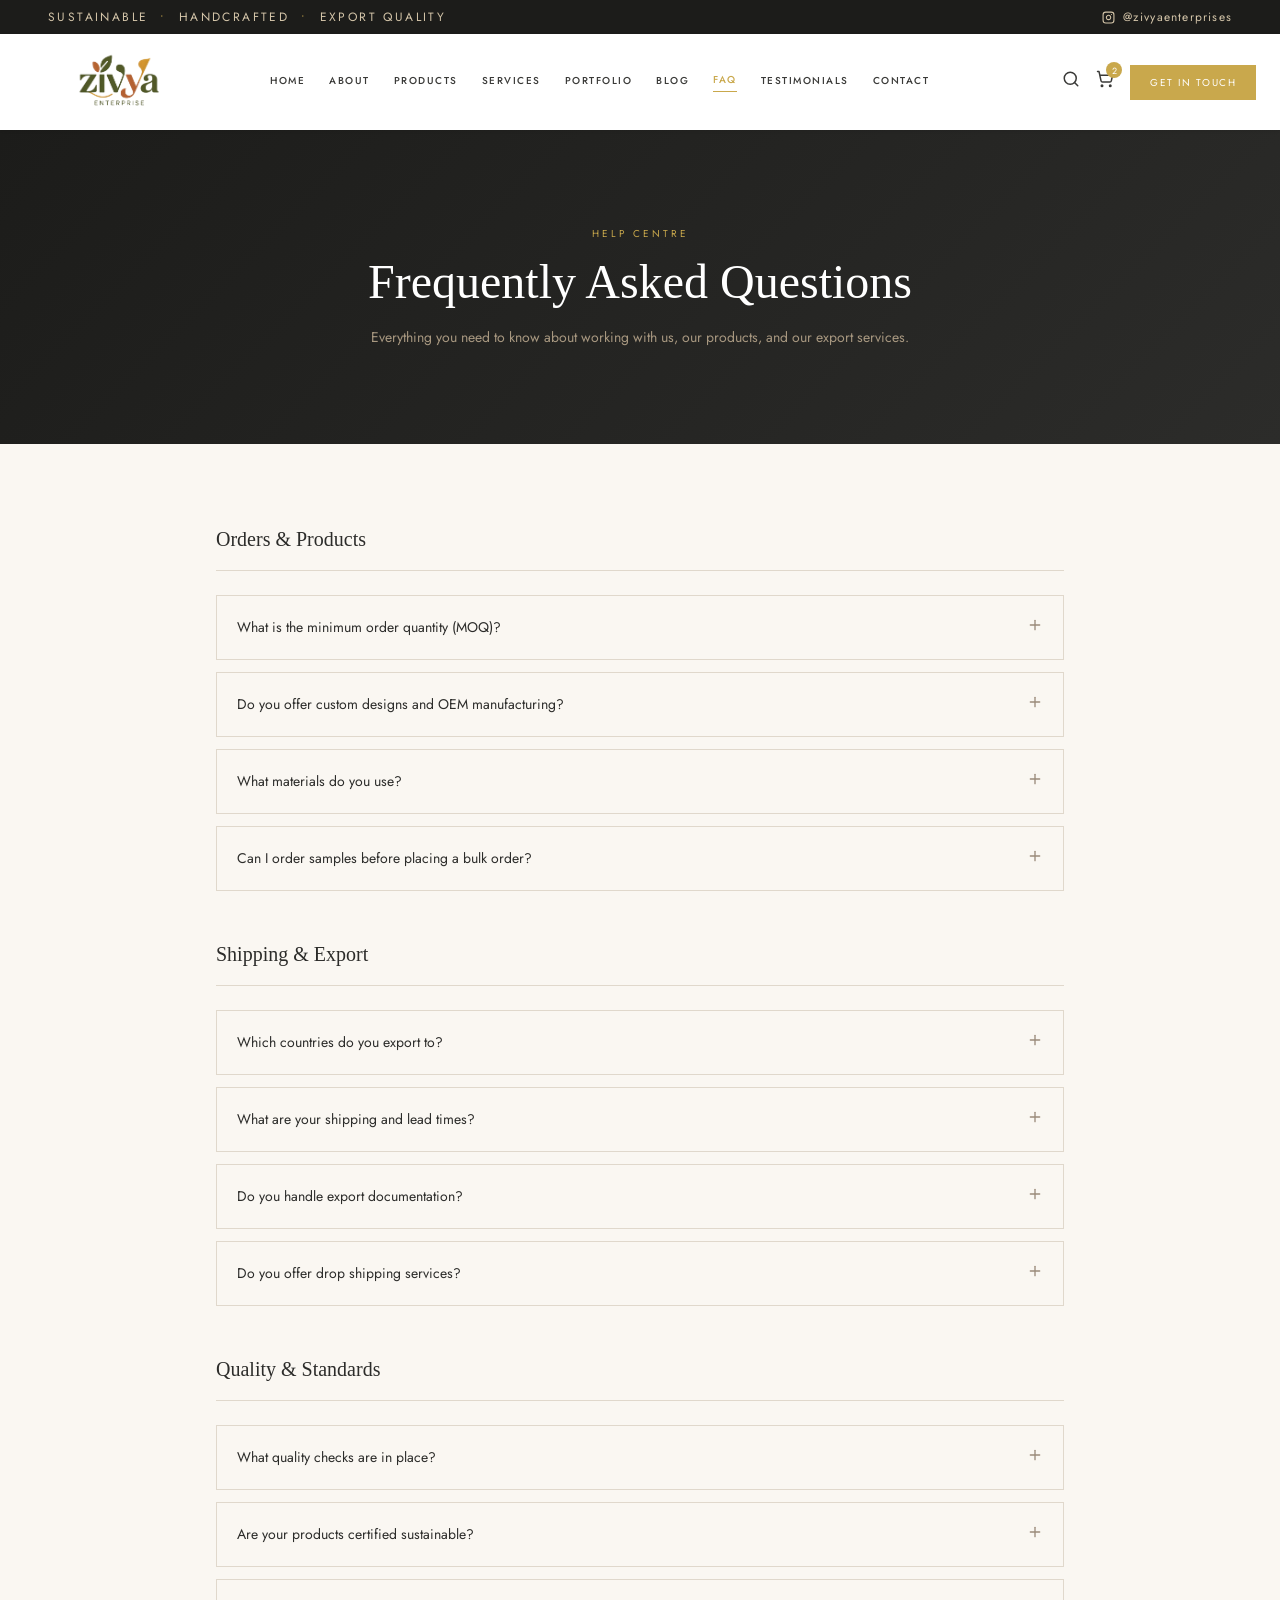
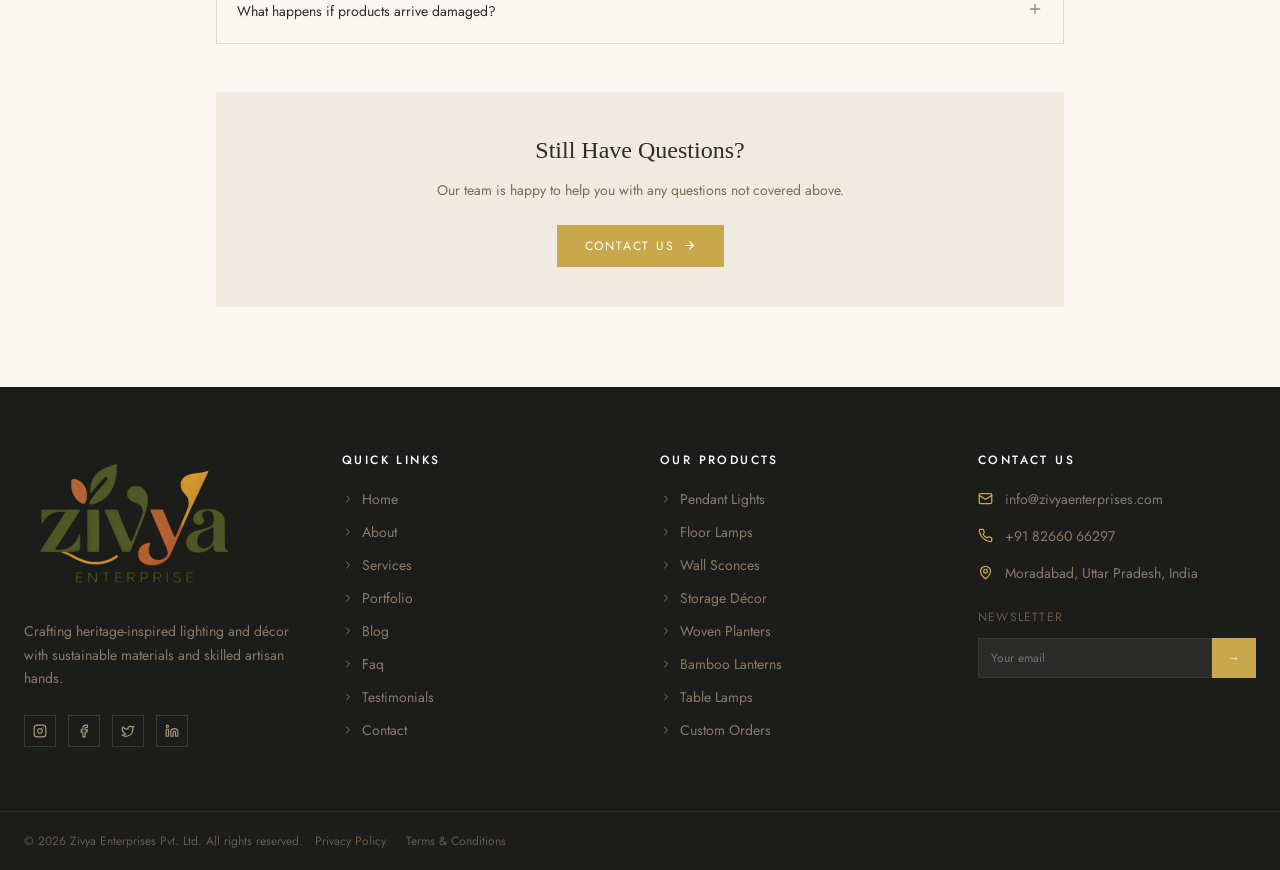
<file: faq.html>
<!DOCTYPE html>
<html lang="en">
<head>
  <meta charset="UTF-8"><meta name="viewport" content="width=device-width, initial-scale=1.0">
  <title>FAQ - Zivya Enterprises</title>
  <link rel="stylesheet" href="css/style.css"><link rel="stylesheet" href="css/pages.css">
</head>
<body data-page="faq.html">
<div id="header-placeholder"></div>
<main>
  <div class="page-header"><div class="container"><p class="page-header-tag">Help Centre</p><h1>Frequently Asked Questions</h1><p class="page-header-sub">Everything you need to know about working with us, our products, and our export services.</p></div></div>
  <section class="faq-section" id="faq-section"></section>
</main>
<div id="footer-placeholder"></div>
<script src="js/icons.js"></script><script src="js/layout.js"></script>
<script>
document.addEventListener('DOMContentLoaded',function(){
  const faqs=[
    {category:'Orders & Products',items:[
      {q:'What is the minimum order quantity (MOQ)?',a:'Our MOQ varies by product. For standard items, the MOQ starts at 50 units. For custom designs, it may start higher. Please contact us to discuss your specific requirements.'},
      {q:'Do you offer custom designs and OEM manufacturing?',a:'Yes! We specialize in custom designs and OEM production. Share your design brief or sketches and our team will develop samples for your approval before full production begins.'},
      {q:'What materials do you use?',a:'We use 100% natural, sustainably sourced materials including rattan, bamboo, jute, seagrass, and natural fibers. All materials are eco-certified and responsibly harvested.'},
      {q:'Can I order samples before placing a bulk order?',a:'Absolutely. We encourage sample orders to ensure quality and design alignment before committing to bulk production. Sample charges may apply and are adjustable against bulk orders.'}
    ]},
    {category:'Shipping & Export',items:[
      {q:'Which countries do you export to?',a:'We currently export to 20+ countries including UAE, UK, USA, Germany, Netherlands, Australia, Singapore, and more. Contact us if your country isn\'t listed.'},
      {q:'What are your shipping and lead times?',a:'Standard production lead time is 4–6 weeks. Shipping time varies by destination (typically 2–4 weeks for sea freight). We\'ll provide a full timeline estimate with your quote.'},
      {q:'Do you handle export documentation?',a:'Yes, we provide full export documentation support including commercial invoices, packing lists, certificates of origin, and customs clearance assistance.'},
      {q:'Do you offer drop shipping services?',a:'Yes, we offer direct-to-customer drop shipping for e-commerce businesses. We can pack and dispatch orders under your brand name with custom packaging.'}
    ]},
    {category:'Quality & Standards',items:[
      {q:'What quality checks are in place?',a:'All products go through a multi-stage quality inspection process including raw material checks, in-process QC, and final inspection before packaging. We adhere to international quality standards.'},
      {q:'Are your products certified sustainable?',a:'Yes, we are committed to sustainability. Our materials are eco-certified and we follow responsible sourcing practices. We can provide documentation on request.'},
      {q:'What happens if products arrive damaged?',a:'We take full responsibility for damaged goods caused by production or packaging defects. Replacement or credit will be offered after review of the claim.'}
    ]}
  ];
  let openItem=null;
  function render(){
    let html='';
    faqs.forEach(group=>{
      html+=`<div class="faq-group"><h2 style="font-family:Georgia,serif">${group.category}</h2><div class="space-y-3">`;
      group.items.forEach((item,idx)=>{
        const key=group.category+'-'+idx;
        const isOpen=openItem===key;
        html+=`<div class="faq-item${isOpen?' open':''}"><button class="faq-question" data-key="${key}"><span>${item.q}</span><span class="icon">${isOpen?icon('minus',16):icon('plus',16)}</span></button><div class="faq-answer"><p>${item.a}</p></div></div>`;
      });
      html+=`</div></div>`;
    });
    html+=`<div class="faq-still"><h3 style="font-family:Georgia,serif">Still Have Questions?</h3><p>Our team is happy to help you with any questions not covered above.</p><a href="contact.html" class="btn-gold">Contact Us ${icon('arrowRight',13)}</a></div>`;
    document.getElementById('faq-section').innerHTML=html;
    document.querySelectorAll('.faq-question').forEach(btn=>{
      btn.addEventListener('click',function(){
        const key=this.dataset.key;
        openItem=openItem===key?null:key;
        render();
      });
    });
  }
  render();
});
</script>
</body>
</html>
</file>
<file: css/style.css>
/* ===== FONTS ===== */
@import url('https://fonts.googleapis.com/css2?family=Cormorant+Garamond:ital,wght@0,300;0,400;0,500;0,600;1,300;1,400&family=Jost:wght@300;400;500;600&display=swap');

/* ===== RESET ===== */
*,
*::before,
*::after {
  box-sizing: border-box;
  margin: 0;
  padding: 0;
}

html {
  font-size: 16px;
  scroll-behavior: smooth;
}

body {
  font-family: 'Jost', 'Georgia', sans-serif;
  background: #FAF7F2;
  color: #2C2C2A;
  min-height: 100vh;
  line-height: 1.5;
  overflow-x: hidden;
  -webkit-text-size-adjust: 100%;
}

a {
  text-decoration: none;
  color: inherit;
}

ul,
ol {
  list-style: none;
}

img {
  max-width: 100%;
  display: block;
}

svg,
video,
iframe {
  max-width: 100%;
}

button,
input,
select,
textarea {
  font-family: inherit;
  font-size: inherit;
  border: none;
  outline: none;
  background: none;
}

button {
  cursor: pointer;
}

h1,
h2,
h3,
h4 {
  font-weight: 500;
}

/* ===== UTILITY ===== */
.container {
  max-width: 1280px;
  margin: 0 auto;
  padding: 0 1.5rem;
}

.text-center {
  text-align: center;
}

.flex {
  display: flex;
}

.flex-col {
  flex-direction: column;
}

.items-center {
  align-items: center;
}

.items-start {
  align-items: start;
}

.justify-center {
  justify-content: center;
}

.justify-between {
  justify-content: space-between;
}

.flex-wrap {
  flex-wrap: wrap;
}

.flex-1 {
  flex: 1;
}

.flex-shrink-0 {
  flex-shrink: 0;
}

.gap-1 {
  gap: 0.25rem;
}

.gap-2 {
  gap: 0.5rem;
}

.gap-3 {
  gap: 0.75rem;
}

.gap-4 {
  gap: 1rem;
}

.gap-5 {
  gap: 1.25rem;
}

.gap-6 {
  gap: 1.5rem;
}

.gap-7 {
  gap: 1.75rem;
}

.gap-8 {
  gap: 2rem;
}

.gap-10 {
  gap: 2.5rem;
}

.gap-14 {
  gap: 3.5rem;
}

.w-full {
  width: 100%;
}

.relative {
  position: relative;
}

.absolute {
  position: absolute;
}

.overflow-hidden {
  overflow: hidden;
}

.hidden {
  display: none;
}

.block {
  display: block;
}

.inline-block {
  display: inline-block;
}

.grid {
  display: grid;
}

.space-y-1>*+* {
  margin-top: 0.25rem;
}

.space-y-2>*+* {
  margin-top: 0.5rem;
}

.space-y-3>*+* {
  margin-top: 0.75rem;
}

.space-y-4>*+* {
  margin-top: 1rem;
}

.space-y-5>*+* {
  margin-top: 1.25rem;
}

.space-y-6>*+* {
  margin-top: 1.5rem;
}

.space-y-8>*+* {
  margin-top: 2rem;
}

.serif {
  font-family: Georgia, serif;
}

.transition-all {
  transition: all 0.3s ease;
}

.transition-colors {
  transition: color 0.3s ease, background-color 0.3s ease, border-color 0.3s ease;
}

.transition-transform {
  transition: transform 0.5s ease;
}

.transition-opacity {
  transition: opacity 0.3s ease;
}

.line-clamp-3 {
  display: -webkit-box;
  -webkit-line-clamp: 3;
  -webkit-box-orient: vertical;
  overflow: hidden;
}

/* ===== TOP BAR ===== */
.top-bar {
  background: #1C1C1A;
  color: #D4C5A9;
  padding: 0.5rem 1.5rem;
}

.top-bar .container {
  display: flex;
  align-items: center;
  justify-content: space-between;
}

.top-bar-left {
  display: flex;
  align-items: center;
  gap: 0.75rem;
  font-size: 0.75rem;
  letter-spacing: 0.2em;
  text-transform: uppercase;
}

.top-bar-dot {
  color: #C9A84C;
}

.top-bar-ig {
  display: flex;
  align-items: center;
  gap: 0.5rem;
  font-size: 0.75rem;
  letter-spacing: 0.1em;
  transition: color 0.3s;
}

.top-bar-ig:hover {
  color: #C9A84C;
}

.top-bar-ig svg {
  width: 13px;
  height: 13px;
}

@media (max-width: 520px) {
  .top-bar {
    padding: 0.5rem 1rem;
  }

  .top-bar-left {
    font-size: 0.65rem;
    letter-spacing: 0.14em;
    gap: 0.45rem;
    white-space: nowrap;
    overflow: hidden;
    text-overflow: ellipsis;
    max-width: 60%;
  }

  .top-bar-ig {
    font-size: 0.65rem;
    letter-spacing: 0.05em;
    flex-shrink: 0;
  }
}

/* ===== HEADER ===== */
.header {
  background: #fff;
  position: sticky;
  top: 0;
  z-index: 50;
  box-shadow: 0 1px 3px rgba(0, 0, 0, 0.08);
  transition: box-shadow 0.3s;
}

.header.scrolled {
  box-shadow: 0 4px 12px rgba(0, 0, 0, 0.1);
}

.header-inner {
  display: flex;
  align-items: center;
  gap: 2rem;
  padding: 1rem 1.5rem;
  max-width: 1280px;
  margin: 0 auto;
}

@media (max-width: 640px) {
  .header-inner {
    padding: 0.85rem 1rem;
    gap: 0.75rem;
  }

  .logo {
    margin-right: 0;
  }

  .logo-img {
    width: clamp(108px, 36vw, 150px);
    max-height: 54px;
  }

  .header-actions {
    gap: 0.6rem;
  }
}

/* Logo */
.logo {
  display: flex;
  align-items: center;
  margin-right: 1.5rem;
  flex-shrink: 0;
}

.logo-img {
  width: clamp(120px, 28vw, 190px);
  height: auto;
  max-height: 64px;
  object-fit: contain;
}

/* Desktop Nav */
.nav-desktop {
  display: none;
  align-items: center;
  gap: 1.5rem;
  flex: 1;
}

.nav-link {
  font-size: 10px;
  letter-spacing: 0.15em;
  font-weight: 500;
  color: #3A3A38;
  padding-bottom: 0.25rem;
  position: relative;
  transition: color 0.3s;
}

.nav-link:hover,
.nav-link.active {
  color: #C9A84C;
}

.nav-link.active {
  border-bottom: 1px solid #C9A84C;
}

/* Right Actions */
.header-actions {
  display: flex;
  align-items: center;
  gap: 1rem;
  margin-left: auto;
}

.header-btn {
  color: #3A3A38;
  transition: color 0.3s;
  position: relative;
  display: none;
}

.header-btn:hover {
  color: #C9A84C;
}

.header-btn svg {
  width: 18px;
  height: 18px;
}

.cart-badge {
  position: absolute;
  top: -8px;
  right: -8px;
  background: #C9A84C;
  color: #fff;
  font-size: 9px;
  width: 16px;
  height: 16px;
  border-radius: 50%;
  display: flex;
  align-items: center;
  justify-content: center;
}

.cta-btn {
  display: none;
  background: #C9A84C;
  color: #fff;
  font-size: 10px;
  letter-spacing: 0.15em;
  text-transform: uppercase;
  padding: 0.625rem 1.25rem;
  transition: background 0.3s;
}

.cta-btn:hover {
  background: #B8963E;
}

.hamburger {
  color: #3A3A38;
  display: block;
}

.hamburger svg {
  width: 22px;
  height: 22px;
}

/* Mobile Menu */
.mobile-menu {
  display: none;
  background: #fff;
  border-top: 1px solid #E8E0D4;
  padding: 1rem 1.5rem;
  max-height: calc(100vh - 120px);
  overflow-y: auto;
}

.mobile-menu.open {
  display: block;
}

.mobile-menu a {
  display: block;
  padding: 0.75rem 0;
  font-size: 0.875rem;
  letter-spacing: 0.1em;
  border-bottom: 1px solid #F0EAE0;
  color: #3A3A38;
}

.mobile-menu a.active {
  color: #C9A84C;
}

.mobile-cta {
  margin-top: 1rem;
  display: block;
  width: 100%;
  text-align: center;
  background: #C9A84C;
  color: #fff;
  font-size: 0.75rem;
  letter-spacing: 0.1em;
  text-transform: uppercase;
  padding: 0.75rem;
}

/* ===== FOOTER ===== */
.footer {
  background: #1C1C1A;
  color: #A89880;
}

.footer-grid {
  display: grid;
  grid-template-columns: 1fr;
  gap: 2.5rem;
  padding: 4rem 1.5rem;
  max-width: 1280px;
  margin: 0 auto;
}

.footer-brand-name {
  font-family: Georgia, serif;
  color: #fff;
  font-size: 1.125rem;
}

.footer-logo-wrap {
  display: inline-flex;
  margin-bottom: 1rem;
}

.footer-logo-img {
  width: clamp(150px, 35vw, 220px);
  height: auto;
  object-fit: contain;
}

.footer-brand-sub {
  color: #4A6741;
  font-size: 7px;
  letter-spacing: 0.25em;
  text-transform: uppercase;
}

.footer-desc {
  font-size: 0.875rem;
  line-height: 1.7;
  color: #8A7A6A;
  margin-bottom: 1.5rem;
}

.footer-socials {
  display: flex;
  gap: 0.75rem;
}

.footer-social {
  width: 32px;
  height: 32px;
  border: 1px solid #3A3830;
  display: flex;
  align-items: center;
  justify-content: center;
  transition: all 0.3s;
}

.footer-social:hover {
  border-color: #C9A84C;
  color: #C9A84C;
}

.footer-social svg {
  width: 14px;
  height: 14px;
}

.footer h4 {
  color: #fff;
  font-size: 0.75rem;
  letter-spacing: 0.2em;
  text-transform: uppercase;
  margin-bottom: 1.25rem;
}

.footer-link {
  font-size: 0.875rem;
  color: #8A7A6A;
  display: flex;
  align-items: center;
  gap: 0.5rem;
  transition: color 0.3s;
}

.footer-link:hover {
  color: #C9A84C;
}

.footer-link svg {
  width: 12px;
  height: 12px;
}

.footer-contact-item {
  display: flex;
  gap: 0.75rem;
  font-size: 0.875rem;
  color: #8A7A6A;
}

.footer-contact-item svg {
  color: #C9A84C;
  flex-shrink: 0;
  width: 15px;
  height: 15px;
  margin-top: 2px;
}

.footer-newsletter-label {
  font-size: 0.75rem;
  color: #6A5A4A;
  margin-bottom: 0.75rem;
  letter-spacing: 0.1em;
  text-transform: uppercase;
}

.footer-newsletter {
  display: flex;
}

.footer-newsletter input {
  flex: 1;
  background: #2A2A28;
  color: #fff;
  font-size: 0.75rem;
  padding: 0.625rem 0.75rem;
  border: 1px solid #3A3830;
  outline: none;
  transition: border-color 0.3s;
}

.footer-newsletter input:focus {
  border-color: #C9A84C;
}

.footer-newsletter button {
  background: #C9A84C;
  color: #fff;
  font-size: 0.75rem;
  padding: 0.625rem 1rem;
  transition: background 0.3s;
}

.footer-newsletter button:hover {
  background: #B8963E;
}

.footer-bottom {
  border-top: 1px solid #2A2A28;
}

.footer-bottom-inner {
  max-width: 1280px;
  margin: 0 auto;
  padding: 1.25rem 1.5rem;
  display: flex;
  flex-direction: column;
  align-items: center;
  gap: 0.75rem;
}

.footer-copy {
  font-size: 0.75rem;
  color: #6A5A4A;
}

.footer-legal {
  display: flex;
  gap: 1.25rem;
}

.footer-legal a {
  font-size: 0.75rem;
  color: #6A5A4A;
  transition: color 0.3s;
}

.footer-legal a:hover {
  color: #C9A84C;
}

/* ===== PAGE HEADER (shared across pages) ===== */
.page-header {
  position: relative;
  padding: 6rem 0;
  background: linear-gradient(135deg, #1C1C1A 0%, #2C2C2A 100%);
  overflow: hidden;
}

.page-header-bg {
  position: absolute;
  inset: 0;
  opacity: 0.1;
}

.page-header-bg img {
  width: 100%;
  height: 100%;
  object-fit: cover;
}

.page-header .container {
  position: relative;
  text-align: center;
}

.page-header-tag {
  color: #C9A84C;
  font-size: 10px;
  letter-spacing: 0.3em;
  text-transform: uppercase;
  margin-bottom: 0.75rem;
}

.page-header h1 {
  font-family: Georgia, serif;
  color: #fff;
  font-size: 2.5rem;
  line-height: 1.2;
  margin-bottom: 1rem;
}

.page-header-sub {
  color: #A89880;
  font-size: 0.875rem;
  max-width: 36rem;
  margin: 0 auto;
}

/* ===== BUTTONS ===== */
.btn-gold {
  background: #C9A84C;
  color: #fff;
  font-size: 0.75rem;
  letter-spacing: 0.15em;
  text-transform: uppercase;
  padding: 0.75rem 1.75rem;
  transition: background 0.3s;
  display: inline-flex;
  align-items: center;
  gap: 0.5rem;
}

.btn-gold:hover {
  background: #B8963E;
}

.btn-outline-gold {
  border: 1px solid #C9A84C;
  color: #C9A84C;
  font-size: 0.75rem;
  letter-spacing: 0.15em;
  text-transform: uppercase;
  padding: 0.75rem 1.5rem;
  transition: all 0.3s;
  display: inline-flex;
  align-items: center;
  gap: 0.5rem;
}

.btn-outline-gold:hover {
  background: #C9A84C;
  color: #fff;
}

.btn-outline-white {
  border: 1px solid rgba(255, 255, 255, 0.4);
  color: #fff;
  font-size: 0.75rem;
  letter-spacing: 0.15em;
  text-transform: uppercase;
  padding: 0.75rem 1.5rem;
  transition: all 0.3s;
  display: inline-flex;
  align-items: center;
  gap: 0.5rem;
}

.btn-outline-white:hover {
  border-color: #fff;
}

.link-gold {
  color: #C9A84C;
  font-size: 10px;
  letter-spacing: 0.1em;
  text-transform: uppercase;
  display: inline-flex;
  align-items: center;
  gap: 0.375rem;
  transition: gap 0.3s;
}

.link-gold:hover {
  gap: 0.75rem;
}

.link-gold svg {
  width: 12px;
  height: 12px;
}

/* ===== SECTION LABEL ===== */
.section-tag {
  color: #C9A84C;
  font-size: 10px;
  letter-spacing: 0.25em;
  text-transform: uppercase;
  margin-bottom: 0.5rem;
}

.section-title {
  font-family: Georgia, serif;
  color: #2C2C2A;
  font-size: 1.875rem;
  line-height: 1.3;
}

.gold-line {
  width: 2.5rem;
  height: 2px;
  background: #C9A84C;
  margin-bottom: 1.5rem;
}

/* ===== HERO ===== */
.hero {
  position: relative;
  height: 85vh;
  min-height: 560px;
  overflow: hidden;
}

.hero-img {
  position: absolute;
  inset: 0;
  width: 100%;
  height: 100%;
  object-fit: cover;
  transition: opacity 0.7s;
}

.hero-overlay {
  position: absolute;
  inset: 0;
  background: linear-gradient(to right, rgba(28, 28, 26, 0.85), rgba(28, 28, 26, 0.5), transparent);
}

.hero-content {
  position: relative;
  height: 100%;
  max-width: 1280px;
  margin: 0 auto;
  padding: 0 1.5rem;
  display: flex;
  align-items: center;
}

.hero-slides-nav {
  position: absolute;
  left: 1.5rem;
  top: 50%;
  transform: translateY(-50%);
  display: flex;
  flex-direction: column;
  gap: 1rem;
}

.hero-slide-num {
  font-size: 0.75rem;
  letter-spacing: 0.1em;
  color: rgba(255, 255, 255, 0.4);
  background: none;
  border: none;
  cursor: pointer;
  transition: color 0.3s;
}

.hero-slide-num.active {
  color: #C9A84C;
}

.hero-slide-line {
  width: 1px;
  height: 3rem;
  background: rgba(255, 255, 255, 0.2);
  margin: 0.25rem auto 0;
}

.hero-text {
  margin-left: 3rem;
  max-width: 36rem;
}

.hero-tag {
  color: #C9A84C;
  font-size: 0.75rem;
  letter-spacing: 0.25em;
  text-transform: uppercase;
  margin-bottom: 0.75rem;
}

.hero h1 {
  font-family: Georgia, serif;
  color: #fff;
  font-size: 2.5rem;
  line-height: 1.15;
  margin-bottom: 1.25rem;
  white-space: pre-line;
}

.hero-sub {
  color: #C4B5A0;
  font-size: 0.875rem;
  line-height: 1.7;
  margin-bottom: 2rem;
  white-space: pre-line;
}

.hero-btns {
  display: flex;
  flex-wrap: wrap;
  gap: 1rem;
}

.hero-arrows {
  position: absolute;
  bottom: 2rem;
  right: 2rem;
  display: flex;
  gap: 0.5rem;
}

.hero-arrow {
  width: 40px;
  height: 40px;
  border: 1px solid rgba(255, 255, 255, 0.3);
  color: #fff;
  display: flex;
  align-items: center;
  justify-content: center;
  background: none;
  cursor: pointer;
  transition: all 0.3s;
}

.hero-arrow:hover {
  border-color: #C9A84C;
  color: #C9A84C;
}

.hero-arrow svg {
  width: 16px;
  height: 16px;
}

.play-icon {
  width: 20px;
  height: 20px;
  border: 1px solid rgba(255, 255, 255, 0.6);
  border-radius: 50%;
  display: flex;
  align-items: center;
  justify-content: center;
}

.play-icon svg {
  width: 8px;
  height: 8px;
}

/* ===== FEATURES STRIP ===== */
.features-strip {
  background: #F0EAE0;
  border-bottom: 1px solid #E0D8CC;
}

.features-grid {
  display: grid;
  grid-template-columns: repeat(2, 1fr);
  gap: 1.5rem;
  padding: 2.5rem 1.5rem;
  max-width: 1280px;
  margin: 0 auto;
}

.feature-item {
  display: flex;
  align-items: flex-start;
  gap: 1rem;
}

.feature-icon {
  width: 40px;
  height: 40px;
  border-radius: 50%;
  background: rgba(74, 103, 65, 0.1);
  display: flex;
  align-items: center;
  justify-content: center;
  flex-shrink: 0;
}

.feature-icon svg {
  width: 18px;
  height: 18px;
  color: #4A6741;
}

.feature-title {
  color: #2C2C2A;
  font-size: 0.75rem;
  letter-spacing: 0.12em;
  text-transform: uppercase;
  margin-bottom: 0.25rem;
}

.feature-desc {
  color: #7A6A58;
  font-size: 0.75rem;
  line-height: 1.7;
}

/* ===== COLLECTION ===== */
.collection-section {
  padding: 5rem 0;
}

.collection-grid {
  display: grid;
  grid-template-columns: 1fr;
  gap: 2.5rem;
}

.cat-list button {
  width: 100%;
  text-align: left;
  font-size: 0.875rem;
  padding: 0.625rem 0.75rem;
  display: flex;
  align-items: center;
  justify-content: space-between;
  transition: all 0.3s;
  color: #5A4A3A;
}

.cat-list button:hover {
  background: #F0EAE0;
}

.cat-list button.active {
  background: #2C2C2A;
  color: #fff;
}

.cat-list button svg {
  width: 14px;
  height: 14px;
}

.products-mini-grid {
  display: grid;
  grid-template-columns: repeat(2, 1fr);
  gap: 1rem;
}

.product-card {
  overflow: hidden;
}

.product-card-img {
  overflow: hidden;
  background: #F0EAE0;
  aspect-ratio: 1/1;
}

.product-card-img img {
  width: 100%;
  height: 100%;
  object-fit: cover;
  transition: transform 0.5s;
}

.product-card:hover .product-card-img img {
  transform: scale(1.05);
}

.product-card h3 {
  color: #2C2C2A;
  font-size: 0.875rem;
  margin-bottom: 0.125rem;
  margin-top: 0.75rem;
}

.product-card .cat {
  color: #9A8A7A;
  font-size: 0.75rem;
  margin-bottom: 0.5rem;
}

.why-choose p {
  color: #7A6A58;
  font-size: 0.875rem;
  line-height: 1.7;
  margin-bottom: 1.5rem;
}

.testimonial-mini {
  margin-top: 2.5rem;
  padding-top: 2rem;
  border-top: 1px solid #E0D8CC;
}

.testimonial-mini .quote {
  font-family: Georgia, serif;
  font-size: 2.5rem;
  color: #C9A84C;
  margin-bottom: 0.75rem;
  line-height: 1;
}

.testimonial-mini .review {
  color: #5A4A3A;
  font-size: 0.875rem;
  line-height: 1.7;
  font-style: italic;
}

.testimonial-mini .author {
  color: #9A8A7A;
  font-size: 0.75rem;
  margin-top: 0.75rem;
}

.stars {
  display: flex;
  gap: 0.25rem;
  margin-top: 0.5rem;
}

.stars svg {
  width: 11px;
  height: 11px;
  color: #C9A84C;
  fill: #C9A84C;
}

/* ===== OUR STORY + STATS ===== */
.story-stats {
  display: grid;
  grid-template-columns: 1fr;
}

.story-panel {
  position: relative;
  overflow: hidden;
  min-height: 400px;
  display: flex;
  align-items: flex-end;
  background: #2C2C2A;
}

.story-panel img {
  position: absolute;
  inset: 0;
  width: 100%;
  height: 100%;
  object-fit: cover;
  opacity: 0.4;
}

.story-panel-content {
  position: relative;
  padding: 2.5rem;
}

.story-panel h2 {
  font-family: Georgia, serif;
  color: #fff;
  font-size: 1.875rem;
  line-height: 1.3;
  margin-bottom: 1rem;
}

.story-panel p {
  color: #B0A090;
  font-size: 0.875rem;
  line-height: 1.7;
  margin-bottom: 2rem;
  max-width: 24rem;
}

.stats-panel {
  background: #F5F0E8;
  display: flex;
  flex-direction: column;
  justify-content: center;
  padding: 2.5rem;
}

.stats-grid {
  display: grid;
  grid-template-columns: repeat(2, 1fr);
  gap: 2rem;
}

.stat-item {
  text-align: center;
}

.stat-value {
  font-family: Georgia, serif;
  color: #2C2C2A;
  font-size: 2.5rem;
  margin-bottom: 0.5rem;
}

.stat-label {
  color: #9A8A7A;
  font-size: 0.75rem;
  letter-spacing: 0.1em;
  text-transform: uppercase;
}

.leaf-deco {
  margin-top: 2.5rem;
  display: flex;
  justify-content: center;
}

/* ===== CTA BANNER ===== */
.cta-banner {
  position: relative;
  padding: 5rem 0;
  background: #2C2C2A;
  overflow: hidden;
}

.cta-banner .pattern {
  position: absolute;
  inset: 0;
  opacity: 0.05;
}

.cta-banner .container {
  position: relative;
  text-align: center;
  max-width: 48rem;
  margin: 0 auto;
  padding: 0 1.5rem;
}

.cta-banner h2 {
  font-family: Georgia, serif;
  color: #fff;
  font-size: 1.875rem;
  line-height: 1.3;
  margin-bottom: 1.5rem;
}

.cta-banner>.container>p {
  color: #A89880;
  font-size: 0.875rem;
  margin-bottom: 2rem;
}

.cta-btns {
  display: flex;
  flex-wrap: wrap;
  gap: 1rem;
  justify-content: center;
}

/* ===== RESPONSIVE ===== */
@media (max-width: 767px) {
  .container {
    padding: 0 1rem;
  }

  .mobile-menu {
    padding: 1rem;
  }

  .page-header {
    padding: 4rem 0;
  }

  .page-header h1 {
    font-size: clamp(1.75rem, 7vw, 2.25rem);
  }

  .hero {
    min-height: 480px;
    height: auto;
    padding: 3.5rem 0 2.5rem;
  }

  .hero-content {
    align-items: flex-start;
    padding: 0 1rem;
  }

  .hero-slides-nav {
    display: none;
  }

  .hero-text {
    margin-left: 0;
    max-width: 100%;
  }

  .hero h1 {
    font-size: clamp(1.75rem, 8vw, 2.5rem);
  }

  .hero-arrows {
    position: static;
    margin-top: 1.25rem;
    justify-content: flex-start;
  }

  .features-grid,
  .products-mini-grid,
  .stats-grid {
    grid-template-columns: 1fr;
  }

  .story-panel-content,
  .stats-panel {
    padding: 1.5rem;
  }

  .footer-newsletter {
    flex-direction: column;
    gap: 0.625rem;
  }

  .footer-legal {
    flex-wrap: wrap;
    justify-content: center;
    row-gap: 0.625rem;
  }
}

@media (min-width: 640px) {
  .header-btn {
    display: block;
  }

  .footer-bottom-inner {
    flex-direction: row;
  }
}

@media (min-width: 768px) {
  .cta-btn {
    display: flex;
  }

  .page-header h1 {
    font-size: 3rem;
  }

  .hero h1 {
    font-size: 3rem;
  }

  .story-stats {
    grid-template-columns: repeat(2, 1fr);
  }

  .footer-grid {
    grid-template-columns: repeat(2, 1fr);
  }

  .cta-banner h2 {
    font-size: 2.25rem;
  }
}

@media (min-width: 1024px) {
  .nav-desktop {
    display: flex;
  }

  .hamburger {
    display: none;
  }

  .features-grid {
    grid-template-columns: repeat(4, 1fr);
  }

  .collection-grid {
    grid-template-columns: 200px 1fr 260px;
  }

  .footer-grid {
    grid-template-columns: repeat(4, 1fr);
  }

  .hero h1 {
    font-size: 3.75rem;
  }

  .stat-value {
    font-size: 3rem;
  }

  .story-panel-content {
    padding: 3.5rem;
  }

  .stats-panel {
    padding: 3.5rem;
  }
}
</file>
<file: css/pages.css>
/* ===== ABOUT PAGE ===== */
.about-mission {
  padding: 5rem 0
}

.about-mission .grid {
  display: grid;
  gap: 3.5rem;
  align-items: center
}

.about-mission .text .gold-line {
  margin-top: 1.5rem
}

.about-mission .text p {
  color: #6A5A4A;
  font-size: .875rem;
  line-height: 1.7;
  margin-bottom: 1rem
}

.founder-section {
  padding: 5rem 0;
  background: #FAF7F2;
}

.founder-grid {
  display: grid;
  gap: 3.5rem;
  align-items: center;
}

.founder-img-wrap {
  position: relative;
  max-width: 480px;
  margin: 0 auto;
  width: 100%;
}

.founder-img-wrap img {
  width: 100%;
  aspect-ratio: 4/5;
  object-fit: cover;
  border-radius: 8px;
  position: relative;
  z-index: 2;
  box-shadow: 0 12px 30px rgba(28, 28, 26, 0.08);
}

.founder-img-bg {
  position: absolute;
  top: 1.5rem;
  left: -1.5rem;
  width: 100%;
  height: 100%;
  border: 2px solid #C9A84C;
  border-radius: 8px;
  z-index: 1;
}

.founder-text .gold-line {
  margin-top: 1rem;
  margin-bottom: 1.5rem;
}

.founder-name {
  font-family: Georgia, serif;
  font-size: 1.5rem;
  color: #2C2C2A;
  margin-bottom: 0.75rem;
  font-weight: 500;
}

.founder-bio {
  color: #6A5A4A;
  font-size: 0.875rem;
  line-height: 1.8;
  margin-bottom: 1.25rem;
}

.founder-bio:last-of-type {
  margin-bottom: 0;
}

.about-img-wrap {
  position: relative
}

.about-img-wrap img {
  width: 100%;
  aspect-ratio: 4/5;
  object-fit: cover
}

.about-badge {
  position: absolute;
  bottom: -1.25rem;
  left: -1.25rem;
  background: #C9A84C;
  color: #fff;
  padding: 1.5rem;
  width: 11rem
}

.about-badge .num {
  font-family: Georgia, serif;
  font-size: 1.875rem;
  margin-bottom: .25rem
}

.about-badge .label {
  font-size: .75rem;
  letter-spacing: .1em;
  text-transform: uppercase
}

.values-section {
  background: #F0EAE0;
  padding: 5rem 0
}

.values-section .grid {
  display: grid;
  gap: 3.5rem;
  align-items: center
}

.values-list li {
  display: flex;
  align-items: flex-start;
  gap: .75rem;
  font-size: .875rem;
  color: #5A4A3A
}

.values-list li svg {
  color: #4A6741;
  flex-shrink: 0;
  width: 16px;
  height: 16px;
  margin-top: 2px
}

.values-images {
  display: grid;
  grid-template-columns: 1fr 1fr;
  gap: 1rem
}

.values-images img {
  width: 100%;
  aspect-ratio: 1/1;
  object-fit: cover
}

.values-images img:nth-child(2) {
  margin-top: 2rem
}

.values-images img:nth-child(3) {
  margin-top: -2rem
}

.timeline-section {
  padding: 5rem 0
}

.timeline-section .center {
  text-align: center;
  margin-bottom: 3rem
}

.timeline-wrap {
  position: relative
}

.timeline-line {
  display: none;
  position: absolute;
  left: 50%;
  top: 0;
  bottom: 0;
  width: 1px;
  background: #E0D8CC;
  transform: translateX(-50%)
}

.milestone {
  display: flex;
  flex-direction: column;
  gap: 1.5rem;
  align-items: center
}

.milestone .year {
  font-family: Georgia, serif;
  color: #C9A84C;
  font-size: 1.25rem;
  margin-bottom: .25rem
}

.milestone .event {
  color: #5A4A3A;
  font-size: .875rem
}

.milestone-dot {
  width: 1rem;
  height: 1rem;
  border-radius: 50%;
  background: #C9A84C;
  flex-shrink: 0;
  position: relative;
  z-index: 1;
  border: 2px solid #fff;
  box-shadow: 0 1px 3px rgba(0, 0, 0, .1)
}

.team-section {
  background: #FAF7F2;
  padding: 5rem 0
}

.team-section .center {
  text-align: center;
  margin-bottom: 3rem
}

.team-grid {
  display: grid;
  gap: 2rem
}

.team-card {
  text-align: center
}

.team-card .img-wrap {
  overflow: hidden;
  margin-bottom: 1rem
}

.team-card img {
  width: 100%;
  aspect-ratio: 4/5;
  object-fit: cover;
  transition: transform .5s
}

.team-card:hover img {
  transform: scale(1.05)
}

.team-card h3 {
  font-family: Georgia, serif;
  color: #2C2C2A;
  font-size: 1.125rem;
  margin-bottom: .25rem
}

.team-card .role {
  color: #C9A84C;
  font-size: .75rem;
  letter-spacing: .1em;
  text-transform: uppercase
}

/* ===== PRODUCTS PAGE ===== */
.filter-bar {
  background: #F0EAE0;
  border-bottom: 1px solid #E0D8CC
}

.filter-bar-inner {
  max-width: 1280px;
  margin: 0 auto;
  padding: 1.25rem 1.5rem;
  display: flex;
  flex-wrap: wrap;
  align-items: center;
  gap: 1rem;
  justify-content: space-between
}

.filter-cats {
  display: flex;
  flex-wrap: wrap;
  gap: .5rem
}

.filter-btn {
  font-size: .75rem;
  letter-spacing: .1em;
  text-transform: uppercase;
  padding: .5rem 1rem;
  border: 1px solid #C8B89A;
  color: #5A4A3A;
  transition: all .3s;
  cursor: pointer;
  background: none
}

.filter-btn:hover {
  border-color: #2C2C2A
}

.filter-btn.active {
  background: #2C2C2A;
  color: #fff;
  border-color: #2C2C2A
}

.filter-toggle {
  display: flex;
  align-items: center;
  gap: .5rem;
  font-size: .75rem;
  letter-spacing: .1em;
  text-transform: uppercase;
  color: #5A4A3A;
  border: 1px solid #C8B89A;
  padding: .5rem 1rem;
  cursor: pointer;
  background: none;
  transition: all .3s
}

.filter-toggle:hover {
  border-color: #2C2C2A
}

.material-filters {
  max-width: 1280px;
  margin: 0 auto;
  padding: 0 1.5rem 1.25rem;
  display: none;
  align-items: center;
  gap: 1rem;
  flex-wrap: wrap
}

.material-filters.open {
  display: flex
}

.material-filters .label {
  font-size: .75rem;
  color: #9A8A7A;
  text-transform: uppercase;
  letter-spacing: .1em
}

.mat-btn {
  font-size: .75rem;
  padding: .375rem .75rem;
  border-radius: 9999px;
  border: 1px solid #C8B89A;
  color: #5A4A3A;
  cursor: pointer;
  background: none;
  transition: all .3s
}

.mat-btn:hover {
  border-color: #C9A84C
}

.mat-btn.active {
  background: #C9A84C;
  color: #fff;
  border-color: #C9A84C
}

.clear-btn {
  display: inline-flex;
  align-items: center;
  gap: .25rem;
  font-size: .75rem;
  color: #dc2626;
  cursor: pointer;
  background: none;
  border: none;
  margin-left: .5rem;
  transition: color .3s
}

.clear-btn:hover {
  color: #991b1b
}

.products-section {
  padding: 4rem 0;
  overflow: hidden
}

.products-count {
  color: #9A8A7A;
  font-size: .75rem;
  margin-bottom: 2rem;
  letter-spacing: .05em
}

.products-grid {
  display: grid;
  grid-template-columns: repeat(2, 1fr);
  gap: 1.25rem
}

.prod-card {
  position: relative;
  min-width: 0;
  border: 1px solid #E8E0D4;
  background: #fff;
  border-radius: 12px;
  padding: .625rem;
  box-shadow: 0 4px 18px rgba(28, 28, 26, .06);
  transition: transform .3s, box-shadow .3s, border-color .3s
}

.prod-card .img-wrap {
  position: relative;
  overflow: hidden;
  background: #F0EAE0;
  aspect-ratio: 1/1;
  border-radius: 8px
}

.prod-card .img-wrap img {
  width: 100%;
  height: 100%;
  object-fit: cover;
  transition: transform .5s
}

.prod-card:hover .img-wrap img {
  transform: scale(1.05)
}

.prod-card:hover {
  transform: translateY(-3px);
  border-color: #D8CFC4;
  box-shadow: 0 10px 30px rgba(28, 28, 26, .1)
}

.prod-badge {
  position: absolute;
  top: .75rem;
  left: .75rem;
  background: #C9A84C;
  color: #fff;
  font-size: 9px;
  letter-spacing: .1em;
  text-transform: uppercase;
  padding: .25rem .5rem
}

.prod-hover-overlay {
  position: absolute;
  inset: 0;
  background: rgba(44, 44, 42, 0);
  display: flex;
  align-items: flex-end;
  justify-content: center;
  padding-bottom: 1rem;
  opacity: 0;
  transition: all .3s
}

.prod-card:hover .prod-hover-overlay {
  background: rgba(44, 44, 42, .2);
  opacity: 1
}

.prod-hover-btn {
  background: #fff;
  color: #2C2C2A;
  font-size: 10px;
  letter-spacing: .1em;
  text-transform: uppercase;
  padding: .625rem 1.25rem;
  transition: all .3s
}

.prod-hover-btn:hover {
  background: #C9A84C;
  color: #fff
}

.prod-card .info {
  padding: .875rem .5rem .5rem
}

.prod-card .info .cat {
  color: #9A8A7A;
  font-size: 10px;
  letter-spacing: .1em;
  text-transform: uppercase;
  margin-bottom: .125rem
}

.prod-card .info h3 {
  color: #2C2C2A;
  font-size: .875rem;
  line-height: 1.45;
  margin-bottom: .375rem
}

.prod-card .info .price-row {
  display: flex;
  align-items: center;
  justify-content: space-between;
  gap: .5rem;
  flex-wrap: wrap
}

.prod-card .info .price {
  font-family: Georgia, serif;
  color: #C9A84C;
  font-size: 1rem
}

.prod-card .info .price-row .link-gold {
  font-size: 9px;
  letter-spacing: .08em
}

.custom-order-cta {
  margin-top: 4rem;
  background: #2C2C2A;
  padding: 2.5rem;
  text-align: center
}

.custom-order-cta h3 {
  font-family: Georgia, serif;
  color: #fff;
  font-size: 1.5rem;
  margin-bottom: 1rem
}

.custom-order-cta p {
  color: #A89880;
  font-size: .875rem;
  margin-bottom: 1.5rem;
  max-width: 28rem;
  margin-left: auto;
  margin-right: auto
}

.no-products {
  text-align: center;
  padding: 5rem 0;
  color: #9A8A7A
}

/* ===== SERVICES PAGE ===== */
.services-grid-section {
  padding: 5rem 0
}

.services-grid-section .center {
  text-align: center;
  margin-bottom: 3.5rem
}

.services-grid {
  display: grid;
  gap: 2rem
}

.service-card {
  background: #FAF7F2;
  padding: 2rem;
  border: 1px solid #E8E0D4;
  transition: all .3s
}

.service-card:hover {
  border-color: #C9A84C;
  box-shadow: 0 10px 30px rgba(0, 0, 0, .08)
}

.service-icon {
  width: 3rem;
  height: 3rem;
  background: rgba(74, 103, 65, .1);
  display: flex;
  align-items: center;
  justify-content: center;
  margin-bottom: 1.25rem;
  transition: background .3s
}

.service-card:hover .service-icon {
  background: rgba(201, 168, 76, .1)
}

.service-icon svg {
  width: 22px;
  height: 22px;
  color: #4A6741;
  transition: color .3s
}

.service-card:hover .service-icon svg {
  color: #C9A84C
}

.service-card h3 {
  font-family: Georgia, serif;
  color: #2C2C2A;
  font-size: 1.25rem;
  margin-bottom: .75rem
}

.service-card>p {
  color: #7A6A58;
  font-size: .875rem;
  line-height: 1.7;
  margin-bottom: 1.25rem
}

.service-features li {
  display: flex;
  align-items: center;
  gap: .5rem;
  font-size: .75rem;
  color: #5A4A3A
}

.service-features .dot {
  width: 4px;
  height: 4px;
  border-radius: 50%;
  background: #C9A84C;
  flex-shrink: 0
}

.process-section {
  background: #F0EAE0;
  padding: 5rem 0
}

.process-section .center {
  text-align: center;
  margin-bottom: 3.5rem
}

.process-grid {
  display: grid;
  gap: 2rem
}

.process-item {
  display: flex;
  gap: 1.25rem
}

.process-num {
  font-family: Georgia, serif;
  color: #C9A84C;
  font-size: 1.875rem;
  flex-shrink: 0;
  line-height: 1
}

.process-item h3 {
  color: #2C2C2A;
  font-size: .875rem;
  letter-spacing: .1em;
  text-transform: uppercase;
  margin-bottom: .5rem
}

.process-item p {
  color: #7A6A58;
  font-size: .875rem;
  line-height: 1.7
}

.services-cta {
  background: #2C2C2A;
  padding: 5rem 0
}

.services-cta .container {
  max-width: 48rem;
  text-align: center
}

.services-cta h2 {
  font-family: Georgia, serif;
  color: #fff;
  font-size: 1.875rem;
  line-height: 1.3;
  margin-bottom: 1.25rem
}

.services-cta>div>p {
  color: #A89880;
  font-size: .875rem;
  margin-bottom: 2rem
}

/* ===== PORTFOLIO PAGE ===== */
.portfolio-filters {
  background: #F0EAE0;
  border-bottom: 1px solid #E0D8CC
}

.portfolio-filters-inner {
  max-width: 1280px;
  margin: 0 auto;
  padding: 1.25rem 1.5rem;
  display: flex;
  flex-wrap: wrap;
  gap: .75rem;
  justify-content: center
}

.portfolio-filters .filter-btn {
  border-radius: 9999px;
  background: #fff
}

.masonry-section {
  padding: 4rem 0;
  overflow: hidden
}

.masonry-grid {
  columns: 1;
  column-gap: 1.5rem
}

.masonry-grid>*+* {
  margin-top: 1.5rem
}

.masonry-item {
  break-inside: avoid;
  position: relative;
  overflow: hidden;
  border-radius: 14px;
  border: 1px solid #E8E0D4;
  background: #fff;
  box-shadow: 0 6px 24px rgba(28, 28, 26, .08);
  transition: transform .35s, box-shadow .35s, border-color .35s
}

.masonry-item img {
  width: 100%;
  display: block;
  object-fit: cover;
  transition: transform .5s
}

.masonry-item img.large {
  aspect-ratio: 4/5
}

.masonry-item img.small {
  aspect-ratio: 1/1
}

.masonry-item:hover img {
  transform: scale(1.05)
}

.masonry-item:hover {
  transform: translateY(-4px);
  border-color: #D8CFC4;
  box-shadow: 0 14px 36px rgba(28, 28, 26, .12)
}

.masonry-overlay {
  position: absolute;
  inset: 0;
  background: linear-gradient(to top, rgba(28, 28, 26, .8), transparent, transparent);
  opacity: 0;
  transition: opacity .3s, background .3s;
  display: flex;
  align-items: flex-end;
  padding: 1.25rem
}

.masonry-item:hover .masonry-overlay {
  opacity: 1
}

.masonry-overlay .cat {
  color: #C9A84C;
  font-size: 10px;
  letter-spacing: .1em;
  text-transform: uppercase;
  margin-bottom: .25rem
}

.masonry-overlay h3 {
  font-family: Georgia, serif;
  color: #fff;
  font-size: 1.125rem;
  margin-bottom: .125rem
}

.masonry-overlay .client {
  color: #B0A090;
  font-size: .75rem
}

.portfolio-cta {
  background: #F0EAE0;
  padding: 4rem 0;
  text-align: center
}

.portfolio-cta .container {
  max-width: 48rem;
}

.portfolio-cta h2 {
  font-family: Georgia, serif;
  color: #2C2C2A;
  font-size: 1.875rem;
  line-height: 1.3;
  margin-bottom: 1.25rem
}

/* ===== BLOG PAGE ===== */
.blog-section {
  padding: 5rem 0
}

.featured-post {
  display: grid;
  gap: 0;
  margin-bottom: 4rem;
  cursor: pointer
}

.featured-post .img-wrap {
  overflow: hidden;
  aspect-ratio: 4/3
}

.featured-post .img-wrap img {
  width: 100%;
  height: 100%;
  object-fit: cover;
  transition: transform .5s
}

.featured-post:hover .img-wrap img {
  transform: scale(1.05)
}

.featured-post .content {
  background: #F0EAE0;
  padding: 2.5rem;
  display: flex;
  flex-direction: column;
  justify-content: center
}

.cat-badge {
  display: inline-block;
  color: #fff;
  font-size: 9px;
  letter-spacing: .1em;
  text-transform: uppercase;
  padding: .375rem .75rem;
  margin-bottom: 1.25rem;
  width: fit-content
}

.featured-post h2 {
  font-family: Georgia, serif;
  color: #2C2C2A;
  font-size: 1.5rem;
  line-height: 1.3;
  margin-bottom: 1rem
}

.featured-post .excerpt {
  color: #7A6A58;
  font-size: .875rem;
  line-height: 1.7;
  margin-bottom: 1.5rem
}

.post-meta {
  display: flex;
  align-items: center;
  gap: 1.25rem;
  font-size: .75rem;
  color: #9A8A7A;
  margin-bottom: 1.5rem
}

.post-meta span {
  display: flex;
  align-items: center;
  gap: .375rem
}

.post-meta svg {
  width: 12px;
  height: 12px
}

.posts-grid {
  display: grid;
  gap: 1.75rem
}

.post-card {
  cursor: pointer
}

.post-card .img-wrap {
  overflow: hidden;
  aspect-ratio: 4/3;
  margin-bottom: 1rem
}

.post-card .img-wrap img {
  width: 100%;
  height: 100%;
  object-fit: cover;
  transition: transform .5s
}

.post-card:hover .img-wrap img {
  transform: scale(1.05)
}

.post-card h3 {
  font-family: Georgia, serif;
  color: #2C2C2A;
  font-size: 1.125rem;
  line-height: 1.3;
  margin-bottom: .5rem;
  transition: color .3s
}

.post-card:hover h3 {
  color: #C9A84C
}

.post-card .excerpt {
  color: #7A6A58;
  font-size: .75rem;
  line-height: 1.7;
  margin-bottom: 1rem
}

.post-card .meta {
  display: flex;
  align-items: center;
  gap: 1rem;
  font-size: 10px;
  color: #9A8A7A
}

.post-card .meta span {
  display: flex;
  align-items: center;
  gap: .25rem
}

.post-card .meta svg {
  width: 10px;
  height: 10px
}

.newsletter-section {
  background: #2C2C2A;
  padding: 4rem 0
}

.newsletter-section .container {
  max-width: 36rem;
  text-align: center
}

.newsletter-section h2 {
  font-family: Georgia, serif;
  color: #fff;
  font-size: 1.5rem;
  margin-bottom: 1rem
}

.newsletter-section>div>p {
  color: #A89880;
  font-size: .875rem;
  margin-bottom: 1.5rem
}

.newsletter-form {
  display: flex;
  gap: 0
}

.newsletter-form input {
  flex: 1;
  background: #1C1C1A;
  border: 1px solid #3A3830;
  color: #fff;
  font-size: .875rem;
  padding: .75rem 1rem;
  outline: none;
  transition: border-color .3s
}

.newsletter-form input:focus {
  border-color: #C9A84C
}

.newsletter-form button {
  background: #C9A84C;
  color: #fff;
  font-size: .75rem;
  letter-spacing: .1em;
  text-transform: uppercase;
  padding: .75rem 1.5rem;
  flex-shrink: 0;
  transition: background .3s
}

.newsletter-form button:hover {
  background: #B8963E
}

/* ===== FAQ PAGE ===== */
.faq-section {
  max-width: 56rem;
  margin: 0 auto;
  padding: 5rem 1.5rem
}

.faq-group {
  margin-bottom: 3rem
}

.faq-group h2 {
  font-family: Georgia, serif;
  color: #2C2C2A;
  font-size: 1.25rem;
  margin-bottom: 1.5rem;
  padding-bottom: 1rem;
  border-bottom: 1px solid #E0D8CC
}

.faq-item {
  border: 1px solid #E0D8CC;
  transition: border-color .3s;
  margin-bottom: .75rem
}

.faq-item.open {
  border-color: #C9A84C
}

.faq-question {
  width: 100%;
  display: flex;
  align-items: center;
  justify-content: space-between;
  padding: 1.25rem;
  text-align: left;
  cursor: pointer;
  background: none;
  border: none;
  transition: background .3s
}

.faq-question:hover {
  background: #FAF7F2
}

.faq-question span:first-child {
  color: #2C2C2A;
  font-size: .875rem;
  padding-right: 1rem
}

.faq-question .icon {
  flex-shrink: 0;
  color: #9A8A7A
}

.faq-item.open .faq-question .icon {
  color: #C9A84C
}

.faq-answer {
  padding: 0 1.25rem 1.25rem;
  display: none
}

.faq-item.open .faq-answer {
  display: block
}

.faq-answer p {
  color: #7A6A58;
  font-size: .875rem;
  line-height: 1.7
}

.faq-still {
  background: #F0EAE0;
  padding: 2.5rem;
  text-align: center
}

.faq-still h3 {
  font-family: Georgia, serif;
  color: #2C2C2A;
  font-size: 1.5rem;
  margin-bottom: .75rem
}

.faq-still p {
  color: #7A6A58;
  font-size: .875rem;
  margin-bottom: 1.5rem
}

/* ===== TESTIMONIALS PAGE ===== */
.testi-stats {
  background: #F0EAE0
}

.testi-stats .grid {
  display: grid;
  grid-template-columns: repeat(2, 1fr);
  gap: 1.5rem;
  padding: 2.5rem 1.5rem;
  max-width: 1280px;
  margin: 0 auto
}

.testi-stat {
  text-align: center
}

.testi-stat .val {
  font-family: Georgia, serif;
  color: #C9A84C;
  font-size: 1.875rem;
  margin-bottom: .25rem
}

.testi-stat .label {
  color: #7A6A58;
  font-size: .75rem;
  letter-spacing: .1em;
  text-transform: uppercase
}

.testi-grid-section {
  padding: 5rem 0
}

.testi-grid {
  display: grid;
  gap: 2rem
}

.testi-card {
  background: #FAF7F2;
  border: 1px solid #E8E0D4;
  padding: 1.75rem;
  transition: all .3s
}

.testi-card:hover {
  border-color: #C9A84C;
  box-shadow: 0 10px 30px rgba(0, 0, 0, .08)
}

.testi-card .stars {
  margin-bottom: 1rem
}

.testi-card .quote-icon {
  color: rgba(201, 168, 76, .3);
  margin-bottom: .75rem
}

.testi-card .quote-icon svg {
  width: 24px;
  height: 24px
}

.testi-card .review {
  color: #5A4A3A;
  font-size: .875rem;
  line-height: 1.7;
  font-style: italic;
  margin-bottom: 1.5rem
}

.testi-card .project {
  color: #C9A84C;
  font-size: 9px;
  letter-spacing: .1em;
  text-transform: uppercase;
  margin-bottom: 1.25rem;
  background: rgba(201, 168, 76, .1);
  padding: .375rem .75rem;
  width: fit-content
}

.testi-card .author-row {
  display: flex;
  align-items: center;
  gap: .75rem;
  padding-top: 1rem;
  border-top: 1px solid #E8E0D4
}

.testi-card .author-row img {
  width: 40px;
  height: 40px;
  border-radius: 50%;
  object-fit: cover
}

.testi-card .author-name {
  color: #2C2C2A;
  font-size: .875rem
}

.testi-card .author-role {
  color: #9A8A7A;
  font-size: .75rem
}

.trust-section {
  background: #2C2C2A;
  padding: 3.5rem 0;
  text-align: center
}

.trust-countries {
  display: flex;
  flex-wrap: wrap;
  justify-content: center;
  gap: 1.5rem;
  color: #A89880;
  font-size: .875rem
}

.trust-countries span {
  border: 1px solid #3A3830;
  padding: .5rem 1rem;
  font-size: .75rem
}

/* ===== CONTACT PAGE ===== */
.contact-strip {
  background: #F0EAE0;
  border-bottom: 1px solid #E0D8CC
}

.contact-strip .grid {
  display: grid;
  grid-template-columns: repeat(2, 1fr);
  gap: 1.5rem;
  padding: 2.5rem 1.5rem;
  max-width: 1280px;
  margin: 0 auto
}

.contact-item {
  display: flex;
  align-items: flex-start;
  gap: 1rem
}

.contact-item .icon-wrap {
  width: 40px;
  height: 40px;
  background: rgba(201, 168, 76, .1);
  display: flex;
  align-items: center;
  justify-content: center;
  flex-shrink: 0
}

.contact-item .icon-wrap svg {
  width: 18px;
  height: 18px;
  color: #C9A84C
}

.contact-item .lbl {
  color: #9A8A7A;
  font-size: 10px;
  letter-spacing: .1em;
  text-transform: uppercase;
  margin-bottom: .125rem
}

.contact-item .val {
  color: #2C2C2A;
  font-size: .875rem
}

.contact-item .sub {
  color: #9A8A7A;
  font-size: .75rem
}

.contact-form-section {
  padding: 5rem 0
}

.contact-form-section .grid {
  display: grid;
  gap: 3.5rem
}

.contact-form .form-grid {
  display: grid;
  gap: 1.25rem
}

.form-group label {
  display: block;
  color: #9A8A7A;
  font-size: 10px;
  letter-spacing: .1em;
  text-transform: uppercase;
  margin-bottom: .5rem
}

.form-group input,
.form-group select,
.form-group textarea {
  width: 100%;
  border: 1px solid #D8CFC4;
  background: #fff;
  color: #2C2C2A;
  font-size: .875rem;
  padding: .75rem 1rem;
  outline: none;
  transition: border-color .3s
}

.form-group input:focus,
.form-group select:focus,
.form-group textarea:focus {
  border-color: #C9A84C
}

.form-group textarea {
  resize: none
}

.form-row {
  display: grid;
  grid-template-columns: 1fr 1fr;
  gap: 1.25rem
}

.submit-btn {
  display: inline-flex;
  align-items: center;
  gap: .5rem;
  background: #C9A84C;
  color: #fff;
  font-size: .75rem;
  letter-spacing: .15em;
  text-transform: uppercase;
  padding: 1rem 2rem;
  transition: background .3s;
  border: none;
  cursor: pointer
}

.submit-btn:hover {
  background: #B8963E
}

.submit-btn svg {
  width: 14px;
  height: 14px
}

.success-msg {
  display: flex;
  flex-direction: column;
  align-items: center;
  text-align: center;
  padding: 4rem 2rem;
  background: #F0EAE0
}

.success-msg svg {
  color: #4A6741;
  width: 48px;
  height: 48px;
  margin-bottom: 1rem
}

.success-msg h3 {
  font-family: Georgia, serif;
  color: #2C2C2A;
  font-size: 1.5rem;
  margin-bottom: .75rem
}

.success-msg p {
  color: #7A6A58;
  font-size: .875rem;
  margin-bottom: 1.5rem
}

.sidebar-dark {
  background: #2C2C2A;
  padding: 2rem;
  margin-bottom: 1.5rem
}

.sidebar-dark ul li {
  display: flex;
  align-items: flex-start;
  gap: .75rem;
  font-size: .875rem;
  color: #B0A090
}

.sidebar-dark ul .dot {
  width: 6px;
  height: 6px;
  border-radius: 50%;
  background: #C9A84C;
  flex-shrink: 0;
  margin-top: 6px
}

.map-placeholder {
  position: relative;
  overflow: hidden;
  height: 260px
}

.map-placeholder img {
  width: 100%;
  height: 100%;
  object-fit: cover
}

.map-placeholder .overlay {
  position: absolute;
  inset: 0;
  background: rgba(44, 44, 42, .6);
  display: flex;
  flex-direction: column;
  align-items: center;
  justify-content: center;
  text-align: center;
  padding: 1rem
}

.map-placeholder .overlay svg {
  color: #C9A84C;
  width: 28px;
  height: 28px;
  margin-bottom: .75rem
}

.map-placeholder .overlay .city {
  font-family: Georgia, serif;
  color: #fff;
  font-size: 1.125rem;
  margin-bottom: .25rem
}

.map-placeholder .overlay .sub {
  color: #C4B5A0;
  font-size: .75rem
}

/* ===== EXTRA RESPONSIVE ===== */
@media(max-width:767px) {
  .about-badge {
    left: 0;
    bottom: 0;
    width: auto;
    max-width: calc(100% - 1rem);
    padding: 1rem 1.25rem;
  }

  .values-images img:nth-child(2),
  .values-images img:nth-child(3) {
    margin-top: 0;
  }

  .founder-img-wrap {
    max-width: 100%;
    padding-left: 1.5rem;
  }

  .founder-img-bg {
    left: 0;
    top: 1rem;
  }

  .filter-bar-inner {
    display: flex;
    flex-direction: column;
    gap: 1rem;
    align-items: stretch;
  }

  .filter-toggle {
    align-self: flex-start;
  }

  .portfolio-filters-inner {
    justify-content: flex-start;
    padding: 1rem;
    gap: .5rem;
  }

  .portfolio-filters .filter-btn {
    padding: .45rem .75rem;
  }

  .masonry-section {
    padding: 3rem 0;
  }

  .masonry-grid {
    column-gap: .875rem;
  }

  .masonry-grid>*+* {
    margin-top: .875rem;
  }

  .masonry-item {
    border-radius: 10px;
  }

  .masonry-overlay {
    opacity: 1;
    background: linear-gradient(to top, rgba(28, 28, 26, .76), rgba(28, 28, 26, .15), transparent);
    padding: 1rem;
  }

  .masonry-overlay h3 {
    font-size: 1rem;
  }

  .portfolio-cta {
    padding: 3rem 0;
  }

  .portfolio-cta h2 {
    font-size: 1.5rem;
  }

  .products-section {
    padding: 3rem 0;
  }

  .products-grid {
    gap: .875rem;
  }

  .prod-card {
    padding: .5rem;
    border-radius: 10px;
  }

  .prod-card .info {
    padding: .75rem .25rem .25rem;
  }

  .prod-hover-btn {
    font-size: 9px;
    padding: .5rem .875rem;
  }

  .testi-stats .grid,
  .contact-strip .grid,
  .form-row {
    grid-template-columns: 1fr;
  }

  .custom-order-cta,
  .featured-post .content,
  .faq-still {
    padding: 1.5rem;
  }

  .post-meta,
  .post-card .meta,
  .trust-countries {
    flex-wrap: wrap;
    gap: 0.625rem;
  }

  .newsletter-form {
    flex-direction: column;
    gap: 0.625rem;
  }

  .newsletter-form button,
  .submit-btn {
    width: 100%;
    justify-content: center;
  }

  .timeline-line {
    display: block;
    left: 8px;
    transform: none;
  }

  .milestone {
    flex-direction: row !important;
    align-items: flex-start;
    gap: 1.5rem;
    position: relative;
    padding-left: 2.5rem;
    text-align: left;
  }

  .milestone-dot {
    position: absolute;
    left: 0;
    top: 6px;
  }
}

@media(max-width:576px) {
  .products-grid {
    grid-template-columns: 1fr;
  }
}

@media(min-width:768px) {

  .about-mission .grid,
  .values-section .grid {
    grid-template-columns: 1fr 1fr
  }

  .founder-grid {
    grid-template-columns: 1fr 1.2fr;
  }

  .team-grid {
    grid-template-columns: repeat(3, 1fr)
  }

  .services-grid {
    grid-template-columns: repeat(2, 1fr)
  }

  .process-grid {
    grid-template-columns: repeat(2, 1fr)
  }

  .featured-post {
    grid-template-columns: 1fr 1fr
  }

  .featured-post h2 {
    font-size: 1.875rem
  }

  .posts-grid {
    grid-template-columns: repeat(2, 1fr)
  }

  .testi-stats .grid {
    grid-template-columns: repeat(4, 1fr)
  }

  .testi-stat .val {
    font-size: 2.25rem
  }

  .masonry-grid {
    columns: 2
  }

  .milestone {
    flex-direction: row
  }

  .timeline-line {
    display: block
  }

  .contact-strip .grid {
    grid-template-columns: repeat(4, 1fr)
  }

}

@media(min-width:1024px) {
  .services-grid {
    grid-template-columns: repeat(3, 1fr)
  }

  .process-grid {
    grid-template-columns: repeat(3, 1fr)
  }

  .posts-grid {
    grid-template-columns: repeat(4, 1fr)
  }

  .testi-grid {
    grid-template-columns: repeat(3, 1fr)
  }

  .masonry-grid {
    columns: 3
  }

  .contact-form-section .grid {
    grid-template-columns: 1fr 420px
  }

}
</file>
